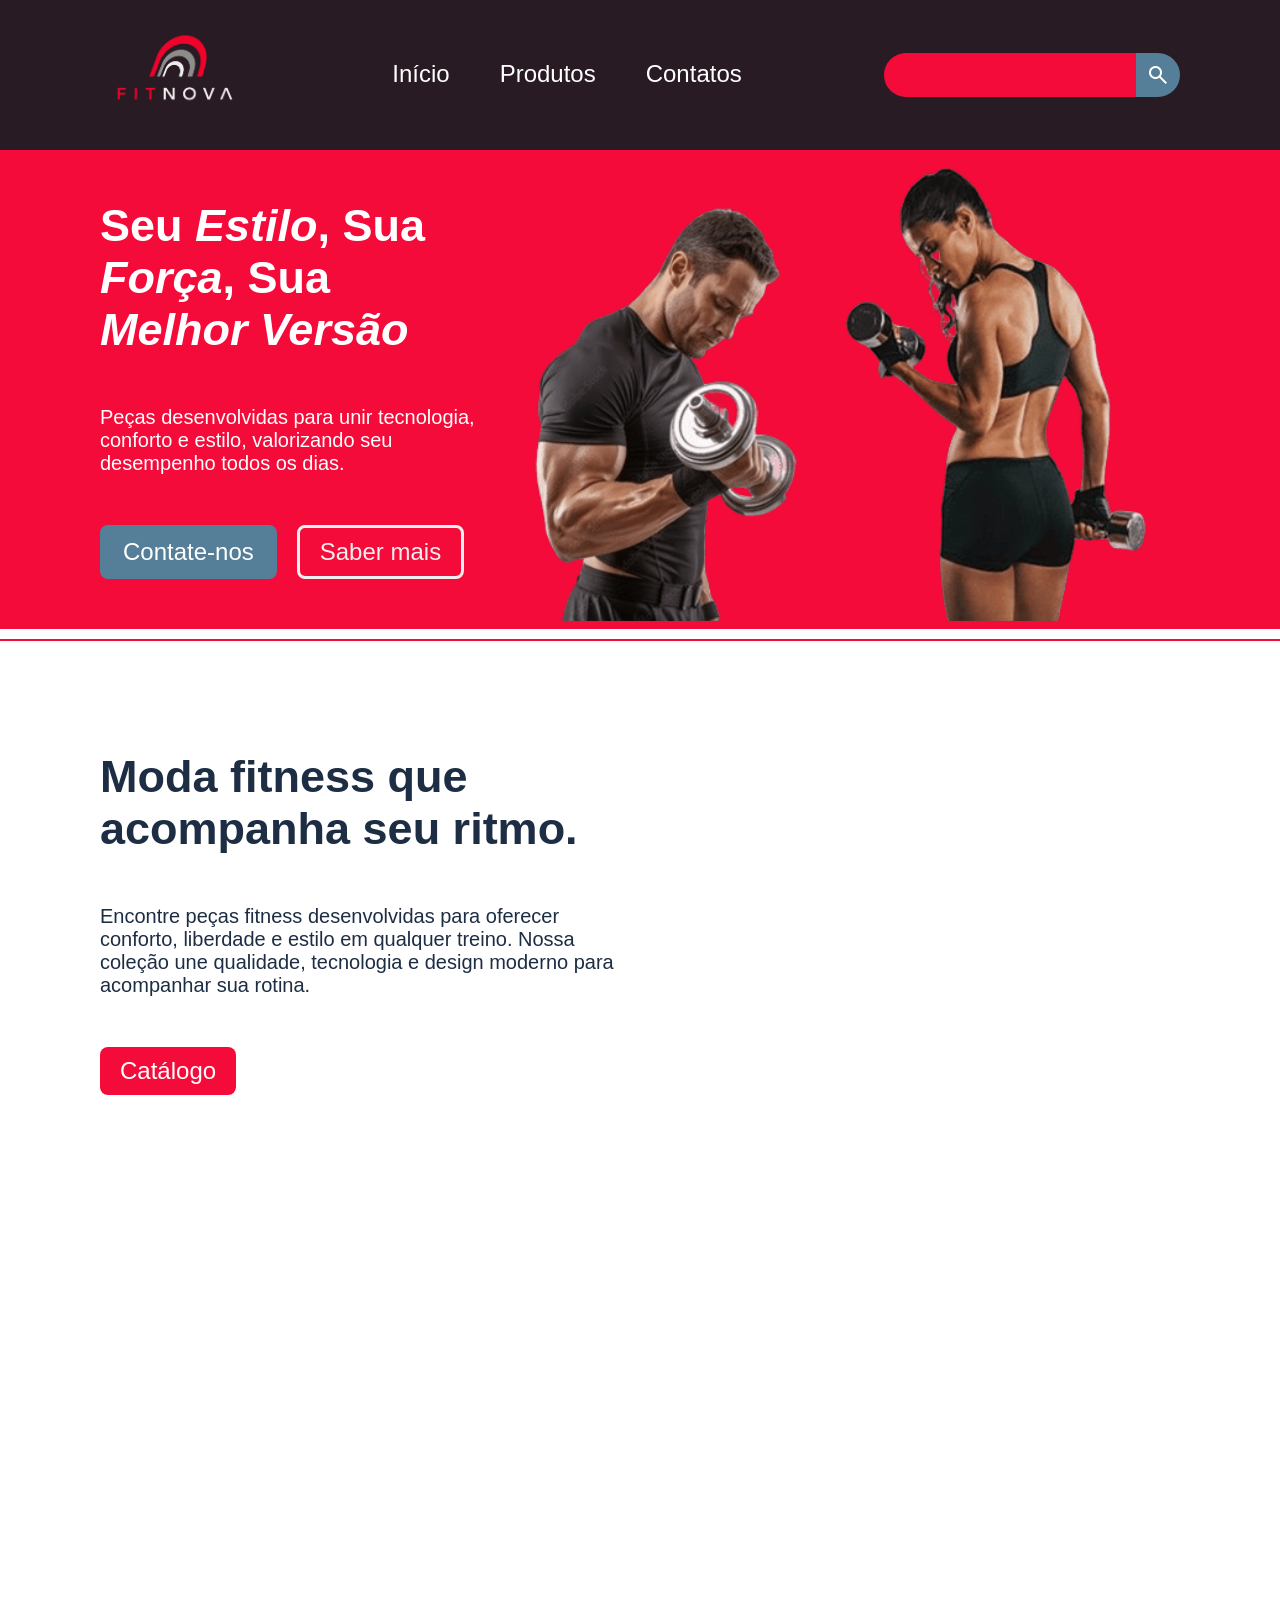
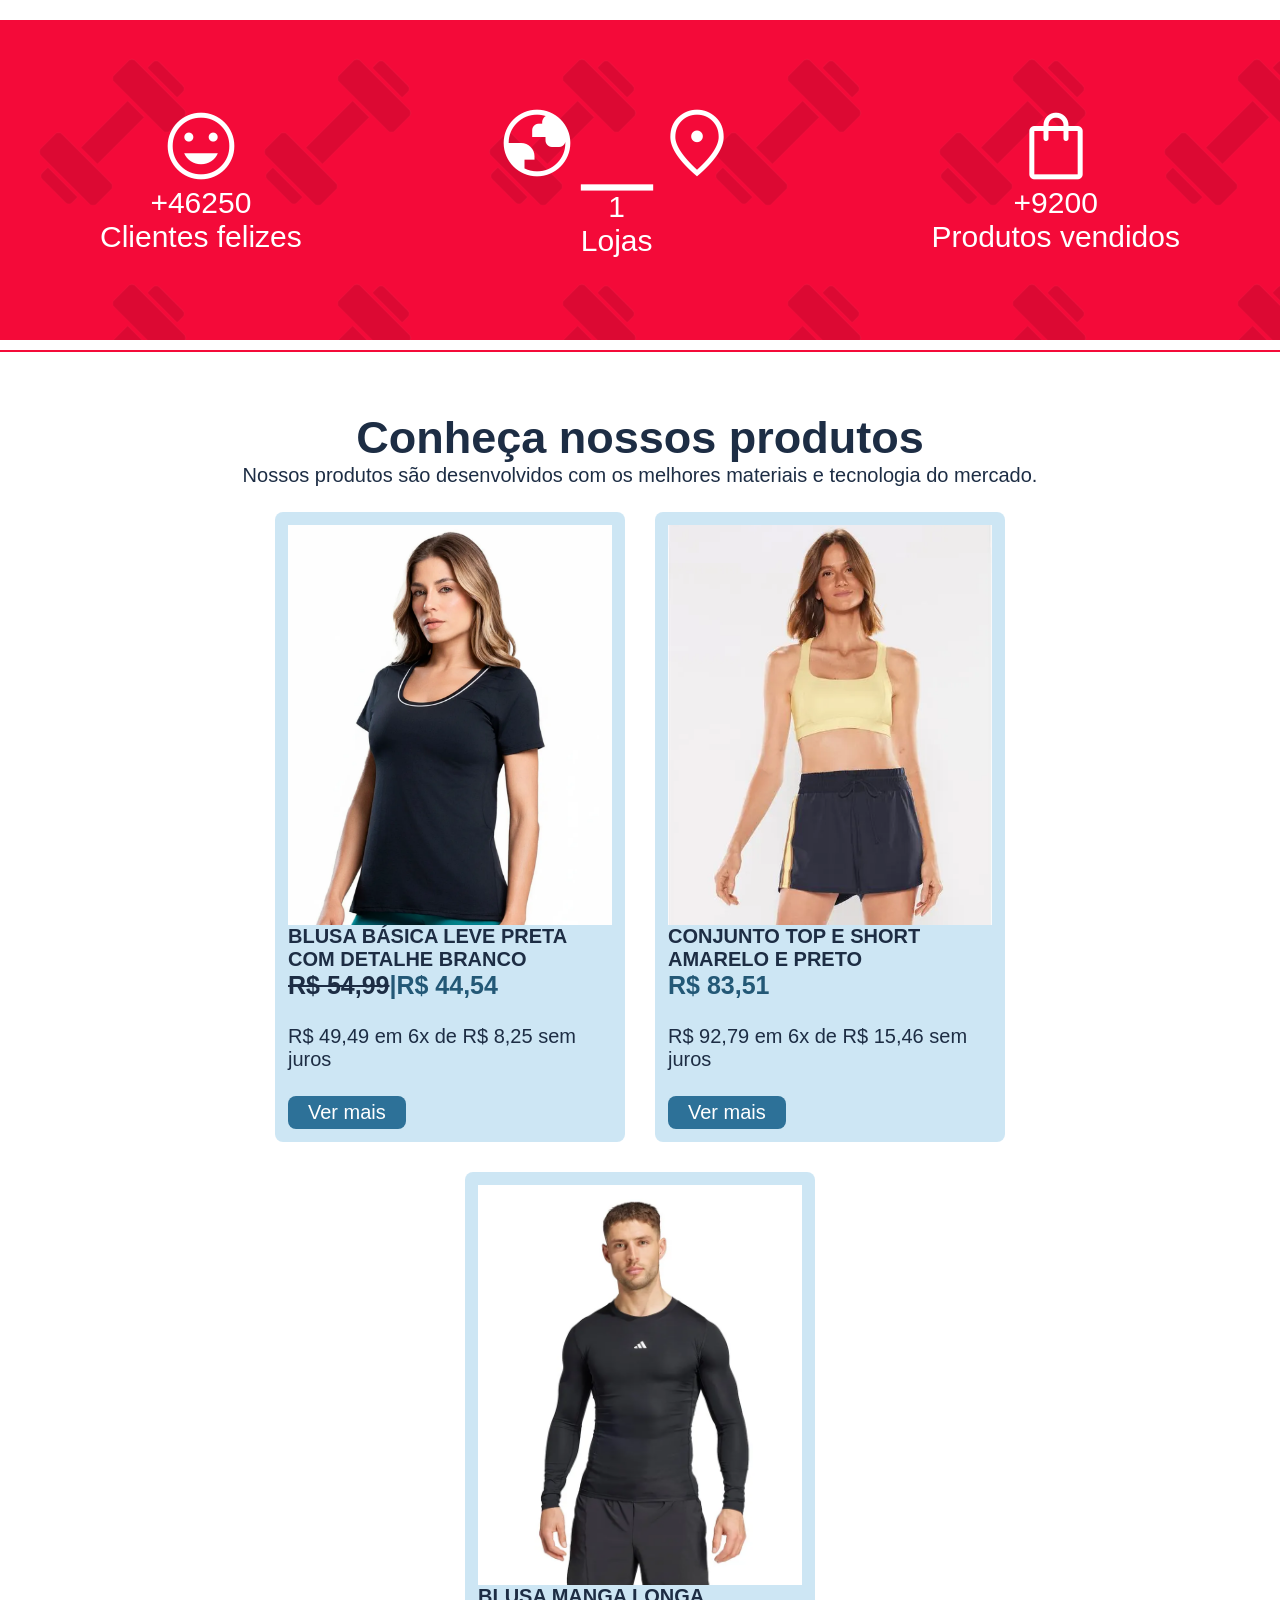
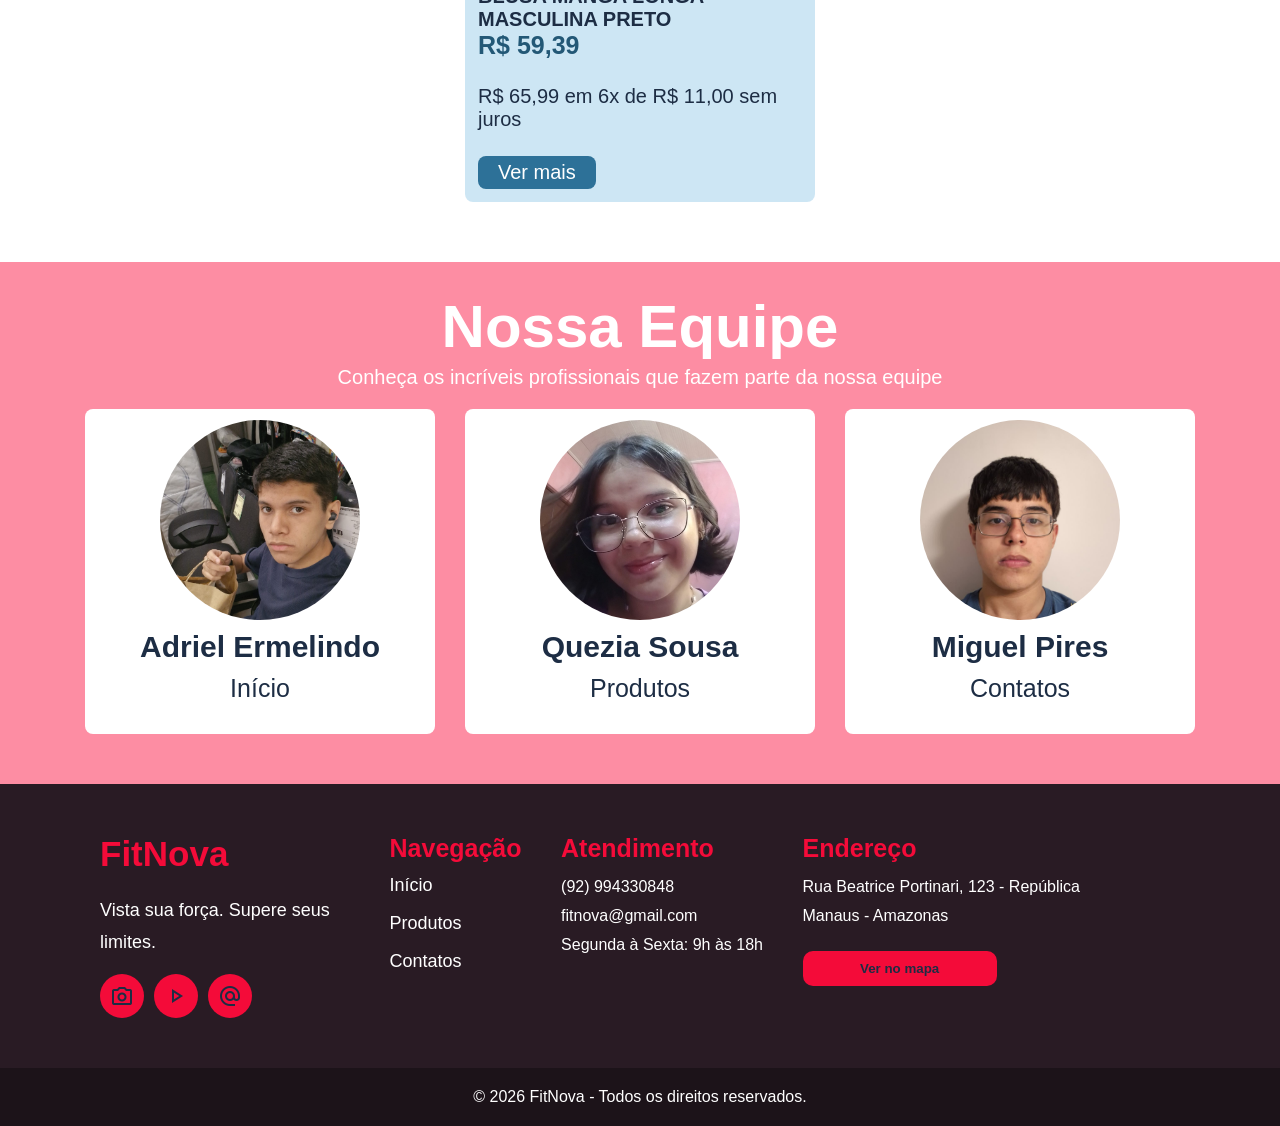
<file: projeto-dw/index.html>
<!DOCTYPE html>
<html lang="pt-br">

<head>
    <meta charset="UTF-8">
    <meta name="viewport" content="width=device-width, initial-scale=1.0">
    <title>FitNova - Início</title>
    <link rel="stylesheet" href="./css/style.css">
    <link rel="shortcut icon" href="./img/logo.png" type="image/x-icon">
    <link href="https://fonts.googleapis.com/css2?family=Material+Symbols+Outlined" rel="stylesheet" />
</head>
<body>
    <!-- HEADER -->
    <header>
        <img id="logo" src="./img/logo.png" alt="">

        <nav>
            <a href="index.html">Início</a>
            <a href="pages/produtos.html">Produtos</a>
            <a href="pages/contatos.html">Contatos</a>
        </nav>

        <div id="search">
            <input type="text">
            <span class="material-symbols-outlined">search</span>
        </div>
    </header>

    <main>
    
    <!-- CAPA -->
    <div id="capa">
        <div id="texto">
            <h1>Seu <i>Estilo</i>, Sua <i>Força</i>, Sua <i>Melhor Versão</i></h1>
            <p>Peças desenvolvidas para unir tecnologia, conforto e estilo, valorizando seu desempenho todos os dias.</p>
            <div id="botoes">
                <a href="pages/contatos.html"><button id="primario">Contate-nos</button></a>
                <a href="pages/produtos.html"><button id="secundario">Saber mais</button></a>
            </div>
        </div>
            <img src="./img/fitness_mulher_invertida.png" alt="">
    </div>

    <hr>

    <!-- CAPA-RITMO -->
    <div id="capa-ritmo">
        <div id="texto">
            <h1>Moda fitness que acompanha seu ritmo.</h1>
            <p>Encontre peças fitness desenvolvidas para oferecer conforto, liberdade e estilo em qualquer treino. Nossa coleção une qualidade, tecnologia e design moderno para acompanhar sua rotina.</p>
            <a href="pages/produtos.html"><button id="primario">Catálogo</button></a>
        </div>
           <iframe width="750" height="415" src="https://www.youtube.com/embed/fL2SoK9XLm0?si=jBTvy7ioZDDmeIkN" title="YouTube video player" frameborder="0" allow="accelerometer; autoplay; clipboard-write; encrypted-media; gyroscope; picture-in-picture; web-share" referrerpolicy="strict-origin-when-cross-origin" allowfullscreen></iframe>
    </div>

    <!-- Histórico -->
    <div id="historico">
        <div class="card-historico">
            <span class="material-symbols-outlined">mood</span>
            <p>+46250</p>
            <p>Clientes felizes</p>
        </div>
        <div class="card-historico">
            <a href="pages/contatos.html"><span class="material-symbols-outlined">globe_location_pin</span></a>
            <p>1</p>
            <p>Lojas</p>
        </div>
        <div class="card-historico"><span class="material-symbols-outlined">shopping_bag</span>
            <p>+9200</p>
            <p>Produtos vendidos</p>
        </div>
    </div>

    <hr>

    <!-- Services -->
    <!-- div#services>div.services-per*3 -->
    <div id="services">
        <h1>Conheça nossos produtos</h1>
        <p>Nossos produtos são desenvolvidos com os melhores materiais e tecnologia do mercado.</p>

        <div id="cards-services">
            <div class="services-produtos">
                <div id="image-services">
                    <div id="image">
                        <img src="./img/roupa1.webp" alt="">
                    </div>
                    <h1>BLUSA BÁSICA LEVE PRETA COM DETALHE BRANCO</h1>
                    <p id="price"><s>R$ 54,99</s>|R$ 44,54</p>
                    <p> R$ 49,49 em 6x de R$ 8,25 sem juros</p>
                    <a href="pages/produtos.html"><button>Ver mais</button></a>
                </div>
            </div>
            <div class="services-produtos">
                <div id="image-services">
                     <div id="image">
                        <img src="./img/roupa2.webp" alt="">
                    </div>
                    <h1>CONJUNTO TOP E SHORT AMARELO E PRETO</h1>
                    <p id="price">R$ 83,51</p>
                    <P>R$ 92,79 em 6x de R$ 15,46 sem juros</p>
                    <a href="pages/produtos.html"><button>Ver mais</button></a>
                </div>
            </div>
            <div class="services-produtos">
                <div id="image-services">
                     <div id="image">
                        <img src="./img/roupa3.webp" alt="">
                    </div>
                    <h1>BLUSA MANGA LONGA MASCULINA PRETO</h1>
                    <p id="price">R$ 59,39</p>
                    <p>R$ 65,99 em 6x de R$ 11,00 sem juros</p>
                    <a href="pages/produtos.html"><button>Ver mais</button></a>
                </div>
            </div>
        </div>
    </div>
        
    <!-- Equipe -->
     <div id="equipe">
        <h1>Nossa Equipe</h1>
        <p>Conheça os incríveis profissionais que fazem parte da nossa equipe</p>
        <div id="cards-equipe">
            <div class="image-equipe">
                <img src="./img/adriel.jpg" alt="">
                <h2>Adriel Ermelindo</h2>
                <p>Início</p>
            </div>            
            <div class="image-equipe">
                <img src="./img/quezia.jpg" alt="">
                <h2>Quezia Sousa</h2>
                <p>Produtos</p>
            </div>
            <div class="image-equipe">
                <img src="./img/miguel.jpg" alt="">
                <h2>Miguel Pires</h2>
                <p>Contatos</p>
            </div>

        </div>
     </div>

     </main>

    <!-- FOOTER -->
    <footer>
        <div id="texto-banner">
            <h1>FitNova</h1>
            <p>Vista sua força. Supere seus limites.</p>
            <div id="button-banner">
                <button><span class="material-symbols-outlined">photo_camera</span></button>
                <button><span class="material-symbols-outlined">play_arrow</span></button>
                <button><span class="material-symbols-outlined">alternate_email</span></button>
            </div>
        </div>

        <div id="menu-footer">
            <h1>Navegação</h1>
            <nav id="footer-nav">
            <a href="index.html">Início</a>
            <a href="pages/produtos.html">Produtos</a>
            <a href="pages/contatos.html">Contatos</a>
            </nav>
            </div>

        <div id="info-banner">
            <h1>Atendimento</h1>
            <p>(92) 994330848</p>
            <p>fitnova@gmail.com</p>
            <p>Segunda à Sexta: 9h às 18h</p>
        </div>

        <div id="local-banner">
            <h1>Endereço</h1>
            <p>Rua Beatrice Portinari, 123 - República</p>
            <p>Manaus - Amazonas</p>
            <a href="pages/contatos.html"><button>Ver no mapa</button></a>
        </div>

    </footer>

    <p id="direitos">© 2026 FitNova - Todos os direitos reservados.</p>

</body>

</html>
</file>
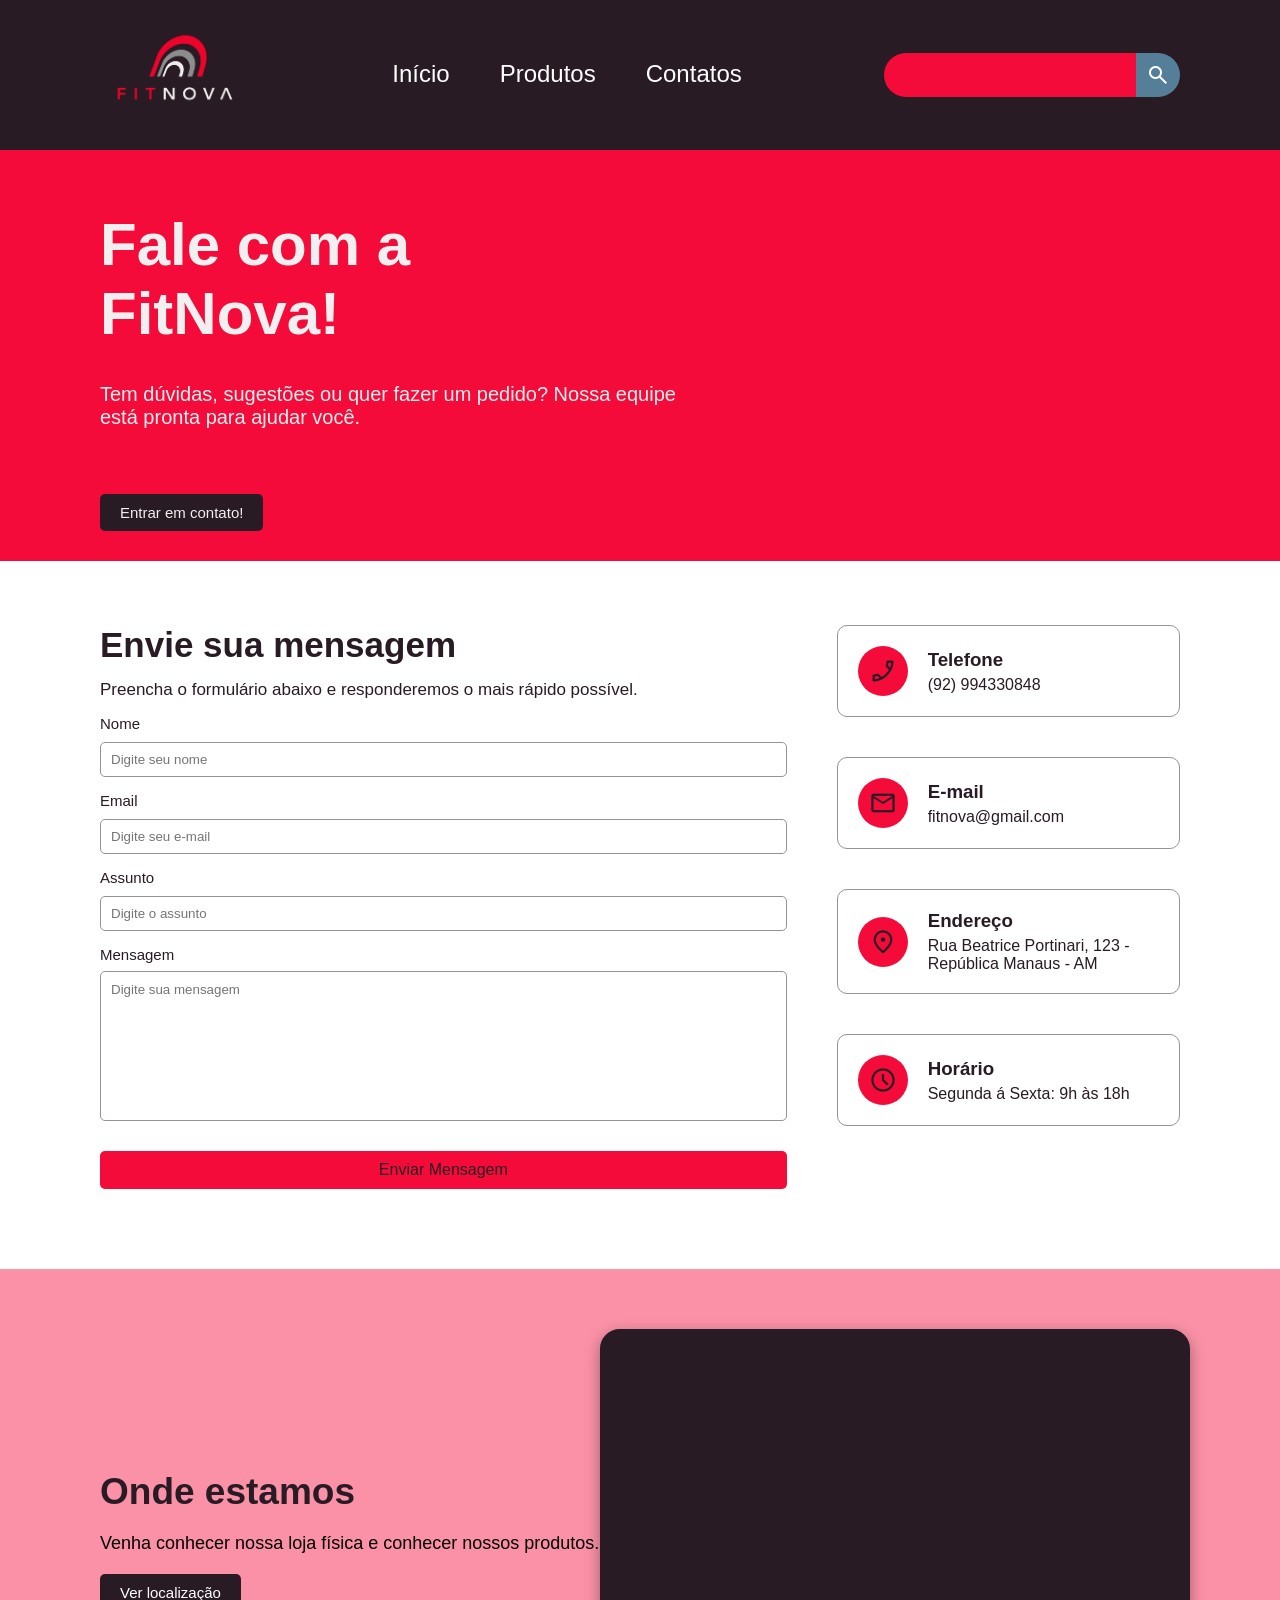
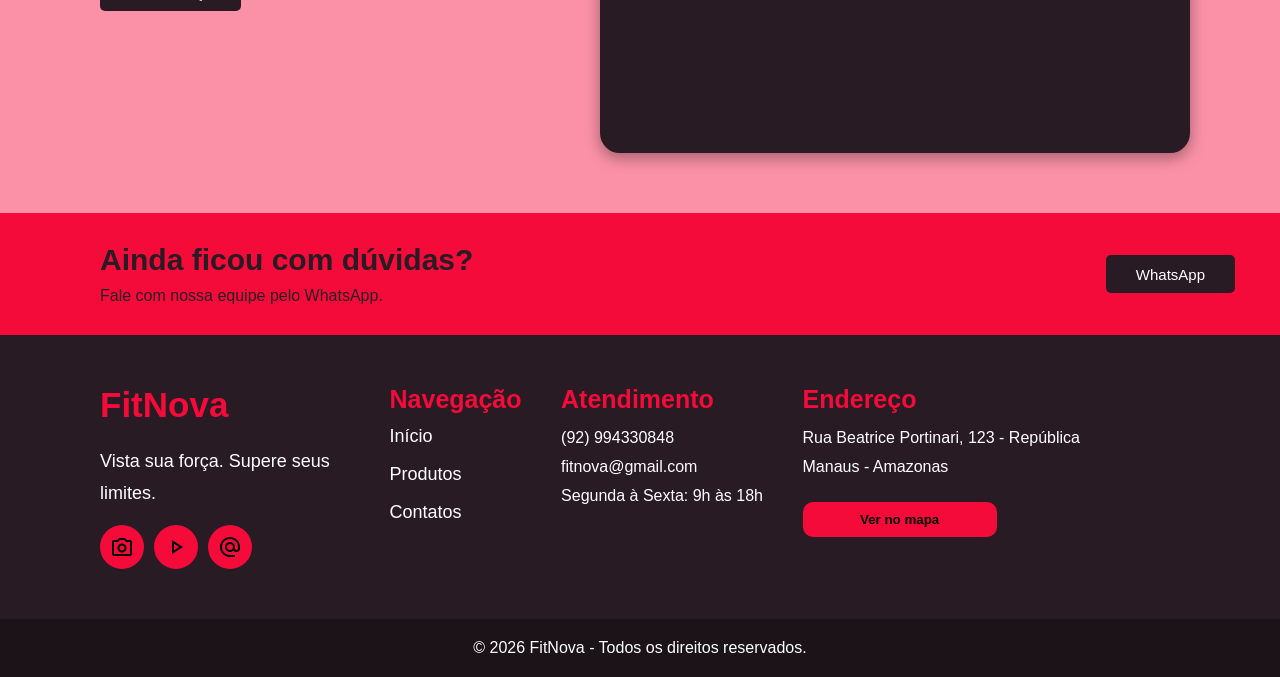
<file: projeto-dw/pages/contatos.html>
<!DOCTYPE html>
<html lang="pt-br">

<head>
    <meta charset="UTF-8">
    <meta name="viewport" content="width=device-width, initial-scale=1.0">
    <link rel="stylesheet" href="../css/contatos.css">
    <link href="https://fonts.googleapis.com/css2?family=Material+Symbols+Outlined" rel="stylesheet" />
    <link rel="icon" href="../img/logo.png" type="image/png">
    <title>FitNova - Contatos</title>
</head>

<body>
    <!-- HEADER -->
    <header>
        <img id="logo" src="../img/logo.png" alt="">

        <nav>
            <a href="../index.html">Início</a>
            <a href="produtos.html">Produtos</a>
            <a href="contatos.html">Contatos</a>
        </nav>

        <div id="search">
            <input type="text">
            <span class="material-symbols-outlined">search</span>
        </div>
    </header>

    <main>
        <!-- CONTATOS -->
        <div id="talk">
            <div id="talk-text">
                <h1>Fale com a FitNova!</h1>
                <p>Tem dúvidas, sugestões ou quer fazer um pedido? Nossa equipe está pronta para ajudar você.</p>
                <button>Entrar em contato!</button>
            </div>
        </div>
        <div id="contato">
            <div id="send">
                <h2>Envie sua mensagem</h2>
                <p>Preencha o formulário abaixo e responderemos o mais rápido possível.</p>
                <label for="name">Nome</label>
                <input type="text" id="name" placeholder="Digite seu nome" name="nome" required>

                <label for="email">Email</label>
                <input type="email" id="email" placeholder="Digite seu e-mail" name="email" required>

                <label for="assunto">Assunto</label>
                <input type="text" id="assunto" placeholder="Digite o assunto" name="assunto" required>

                <label for="mensagem">Mensagem</label>
                <textarea id="mensagem" placeholder="Digite sua mensagem" name="mensagem" required></textarea>

                <button id="botao">Enviar Mensagem</button>
            </div>
            <div id="boxs">
                <div id="box1">
                    <span class="material-symbols-outlined">
                        phone_enabled
                    </span>
                    <div class="texto">
                        <h3>Telefone</h3>
                        <p>(92) 994330848</p>
                    </div>
                </div>

                <div id="box2">
                    <span class="material-symbols-outlined">
                        mail
                    </span>
                    <div class="texto">
                        <h3>E-mail</h3>
                        <p>fitnova@gmail.com</p>
                    </div>
                </div>

                <div id="box3">
                    <span class="material-symbols-outlined">
                        location_on
                    </span>
                    <div class="texto">
                        <h3>Endereço</h3>
                        <p>Rua Beatrice Portinari, 123 - República Manaus - AM</p>
                    </div>
                </div>

                <div id="box4">
                    <span class="material-symbols-outlined">
                        schedule
                    </span>
                    <div class="texto">
                        <h3>Horário</h3>
                        <p>Segunda á Sexta: 9h às 18h</p>
                    </div>
                </div>
            </div>
            <div id="locate">
                <div id="words">
                    <h2>Onde estamos</h2>
                    <p>Venha conhecer nossa loja física e conhecer nossos produtos.</p>
                    <button>Ver localização</button>
                </div>
                <div id="mapa">
                    <iframe src="https://www.google.com/maps/embed?pb=!1m18!1m12!1m3!1d3983.850100429705!2d-59.981870957915184!3d-3.134278840457227!2m3!1f0!2f0!3f0!3m2!1i1024!2i768!4f13.1!3m3!1m2!1s0x926c048737dfc1d1%3A0xbfb1282f0d7b8f1a!2sFunda%C3%A7%C3%A3o%20Matias%20Machline!5e0!3m2!1spt-BR!2sbr!4v1780510244830!5m2!1spt-BR!2sbr"  allowfullscreen></iframe>
                </div>
            </div>
            <div id="duvida">
                <div id="perguntas">
                    <h3>Ainda ficou com dúvidas?</h3>
                    <p>Fale com nossa equipe pelo WhatsApp.</p>
                </div>
                <button>WhatsApp</button>
            </div>

        </div>
        <!-- FOOTER -->
        <footer>
            <div id="texto-banner">
                <h1>FitNova</h1>
                <p>Vista sua força. Supere seus limites.</p>
                <div id="button-banner">
                    <button><span class="material-symbols-outlined">photo_camera</span></button>
                    <button><span class="material-symbols-outlined">play_arrow</span></button>
                    <button><span class="material-symbols-outlined">alternate_email</span></button>
                </div>
            </div>

            <div id="menu-footer">
                <h1>Navegação</h1>
                <nav id="footer-nav">
                    <a href="../index.html">Início</a>
                    <a href="produtos.html">Produtos</a>
                    <a href="contatos.html">Contatos</a>
                </nav>
            </div>

            <div id="info-banner">
                <h1>Atendimento</h1>
                <p>(92) 994330848</p>
                <p>fitnova@gmail.com</p>
                <p>Segunda à Sexta: 9h às 18h</p>
            </div>

            <div id="local-banner">
                <h1>Endereço</h1>
                <p>Rua Beatrice Portinari, 123 - República</p>
                <p>Manaus - Amazonas</p>
                <a href="contatos.html"><button>Ver no mapa</button></a>
            </div>

        </footer>

        <p id="direitos">© 2026 FitNova - Todos os direitos reservados.</p>
</body>

</html>
</file>
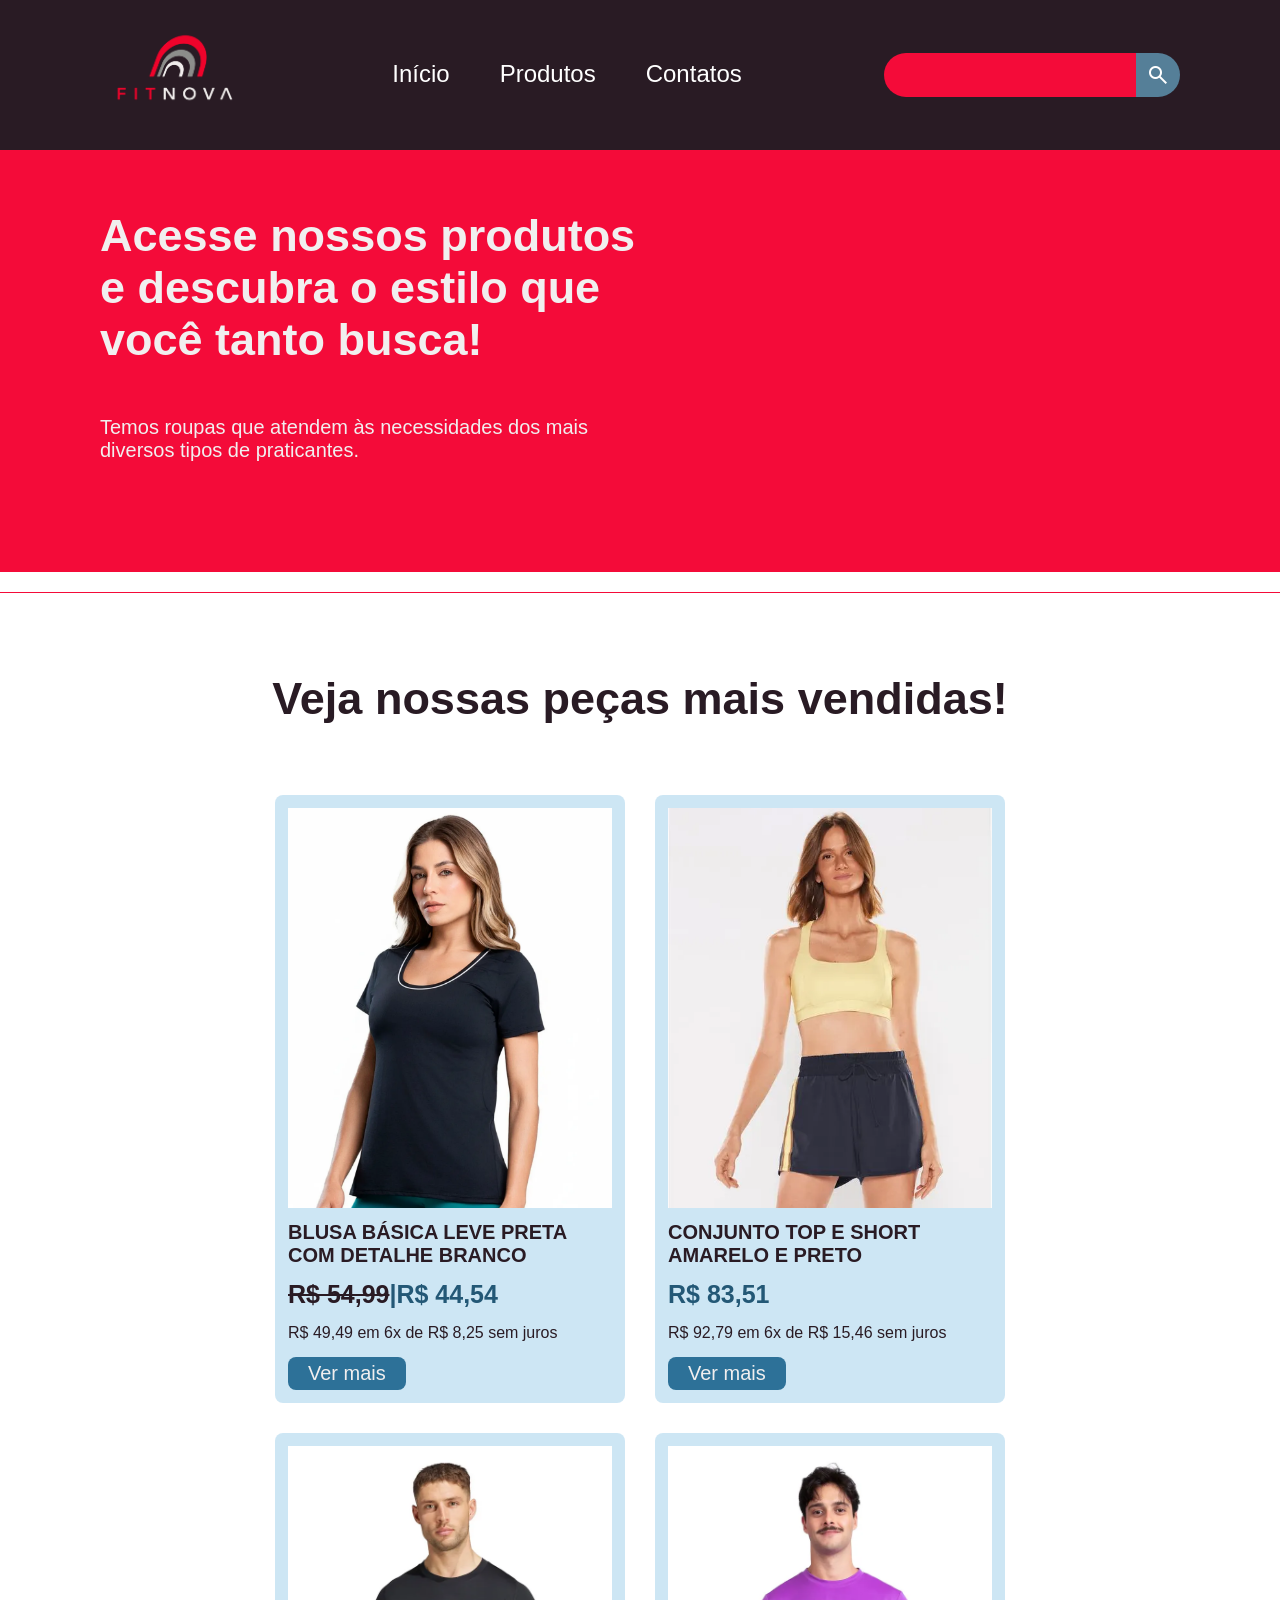
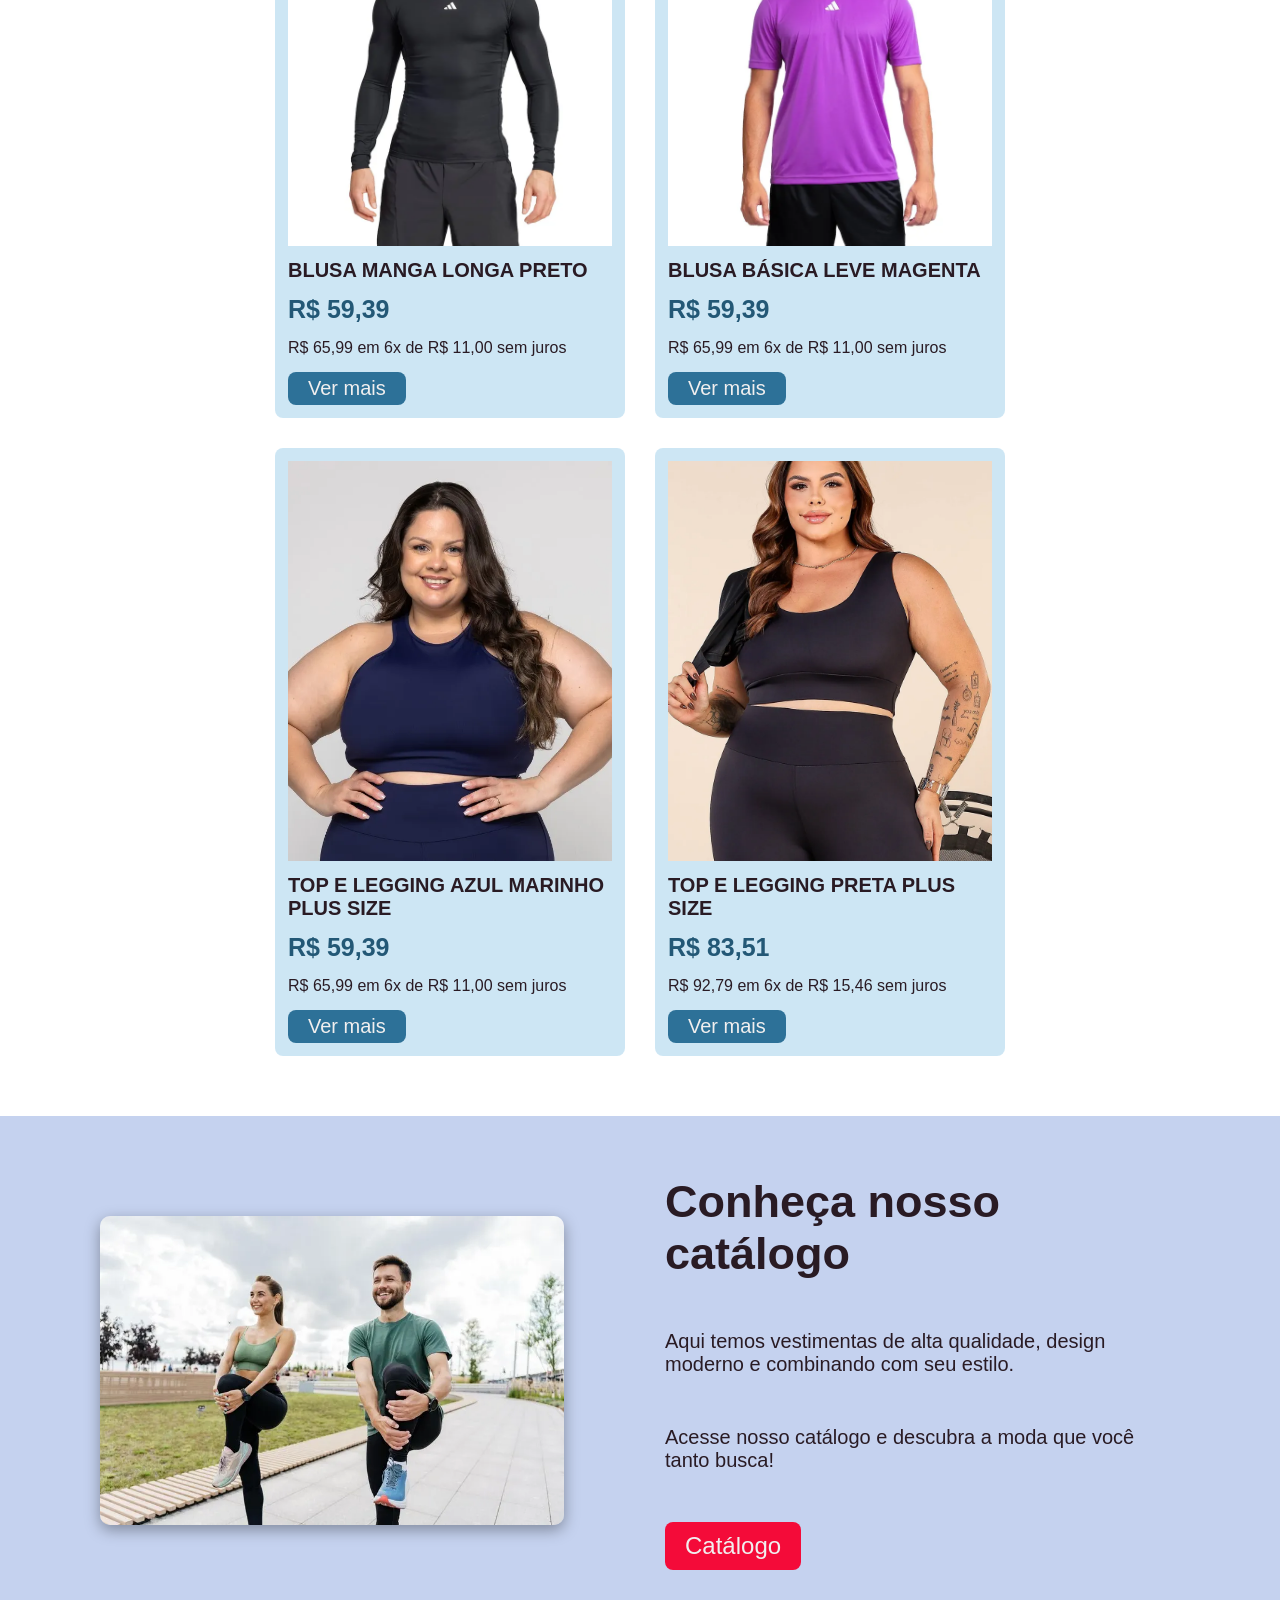
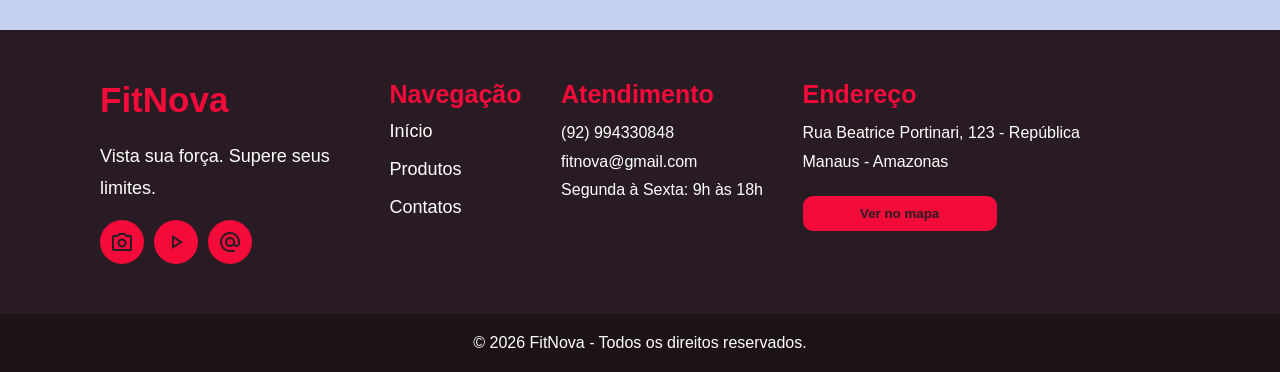
<file: projeto-dw/pages/produtos.html>
<!DOCTYPE html>
<html lang="pt-br">

<head>
    <meta charset="UTF-8">
    <meta name="viewport" content="width=device-width, initial-scale=1.0">
    <title>FitNova - Produtos</title>
    <link rel="stylesheet" href="../css/produtos.css">
    <link rel="shortcut icon" href="../img/logo.png" type="image/x-icon">


    <link href="https://fonts.googleapis.com/css2?family=Material+Symbols+Outlined" rel="stylesheet" />
</head>

<body>
    <!-- HEADER -->
    <header>
        <img id="logo" src="../img/logo.png" alt="">

        <nav>
            <a href="../index.html">Início</a>
            <a href="produtos.html">Produtos</a>
            <a href="contatos.html">Contatos</a>
        </nav>

        <div id="search">
            <input type="text">
            <span class="material-symbols-outlined">search</span>
        </div>
    </header>

    <main>


        <!-- CAPA -->
        <div id="capa">
            <div id="texto">
                <h1>Acesse nossos produtos e descubra o estilo que você tanto busca!</h1>
                <p>Temos roupas que atendem às necessidades dos mais diversos tipos de praticantes.</p>
            </div>
        </div>
        <hr style="border: 0; height: 1px; background: #f40b39; margin: 20px 0;">
        <!--PRODUTOS-->
        <div id="services">
            <h1 id="services-text">Veja nossas peças mais vendidas!</h1>
            <div id="cards-services">
                <div class="services-pet">
                    <div id="image-services">
                        <div id="image">
                            <img src="../img/roupa1.webp" alt="">
                        </div>
                        <h1>BLUSA BÁSICA LEVE PRETA COM DETALHE BRANCO</h1>
                        <p id="price"><s>R$ 54,99</s>|R$ 44,54</p>
                        <p class="preço"> R$ 49,49 em 6x de R$ 8,25 sem juros</p>
                        <button>Ver mais</button>
                    </div>
                </div>
                <div class="services-pet">
                    <div id="image-services">
                        <div id="image">
                            <img src="../img/roupa2.webp" alt="">
                        </div>
                        <h1>CONJUNTO TOP E SHORT AMARELO E PRETO</h1>
                        <p id="price">R$ 83,51</p>
                        <p class="preço">R$ 92,79 em 6x de R$ 15,46 sem juros</p>
                        <button>Ver mais</button>
                    </div>
                </div>
                <div class="services-pet">
                    <div id="image-services">
                        <div id="image">
                            <img src="../img/roupa3.webp" alt="">
                        </div>
                        <h1>BLUSA MANGA LONGA PRETO</h1>
                        <p id="price">R$ 59,39</p>
                        <p class="preço">R$ 65,99 em 6x de R$ 11,00 sem juros</p>
                        <button>Ver mais</button>
                    </div>
                </div>
                <div class="services-pet">
                    <div id="image-services">
                        <div id="image">
                            <img src="../img/roupa4.webp" alt="">
                        </div>
                        <h1>BLUSA BÁSICA LEVE MAGENTA</h1>
                        <p id="price">R$ 59,39</p>
                        <p class="preço">R$ 65,99 em 6x de R$ 11,00 sem juros</p>
                        <button>Ver mais</button>
                    </div>
                </div>
                <div class="services-pet">
                    <div id="image-services">
                        <div id="image">
                            <img src="../img/roupa5.webp" alt="">
                        </div>
                        <h1>TOP E LEGGING AZUL MARINHO PLUS SIZE</h1>
                        <p id="price">R$ 59,39</p>
                        <p class="preço">R$ 65,99 em 6x de R$ 11,00 sem juros</p>
                        <button>Ver mais</button>
                    </div>
                </div>
                <div class="services-pet">
                    <div id="image-services">
                        <div id="image">
                            <img src="../img/roupa6.webp" alt="">
                        </div>
                        <h1>TOP E LEGGING PRETA PLUS SIZE</h1>
                        <p id="price">R$ 83,51</p>
                        <P class="preço">R$ 92,79 em 6x de R$ 15,46 sem juros</p>
                        <button>Ver mais</button>
                    </div>
                </div>
            </div>
        </div>
        <!-- CAPA-IMAGEM -->
        <div id="capa-video">
            <div id="imagem">
                <img src="../img/imageem.webp" alt="">
            </div>
            <div id="texto">
                <h1>Conheça nosso catálogo</h1>
                <p>Aqui temos vestimentas de alta qualidade, design moderno e combinando com seu estilo.</p>
                <p>Acesse nosso catálogo e descubra a moda que você tanto busca!</p>
                <button id="primario">Catálogo</button>
            </div>

        </div>
        <!-- FOOTER -->
        <footer>
            <div id="texto-banner">
                <h1>FitNova</h1>
                <p>Vista sua força. Supere seus limites.</p>
                <div id="button-banner">
                    <button><span class="material-symbols-outlined">photo_camera</span></button>
                    <button><span class="material-symbols-outlined">play_arrow</span></button>
                    <button><span class="material-symbols-outlined">alternate_email</span></button>
                </div>
            </div>

            <div id="menu-footer">
                <h1>Navegação</h1>
                <nav id="footer-nav">
                    <a href="../index.html">Início</a>
                    <a href="produtos.html">Produtos</a>
                    <a href="contatos.html">Contatos</a>
                </nav>
            </div>

            <div id="info-banner">
                <h1>Atendimento</h1>
                <p>(92) 994330848</p>
                <p>fitnova@gmail.com</p>
                <p>Segunda à Sexta: 9h às 18h</p>
            </div>

            <div id="local-banner">
                <h1>Endereço</h1>
                <p>Rua Beatrice Portinari, 123 - República</p>
                <p>Manaus - Amazonas</p>
                <a href="contatos.html"><button>Ver no mapa</button></a>
            </div>

        </footer>

        <p id="direitos">© 2026 FitNova - Todos os direitos reservados.</p>

</body>

</html>
</file>
<file: projeto-dw/css/style.css>
*{
    margin: 0;
    padding: 0;
    border: 0;
    font-family: Verdana, Geneva, Tahoma, sans-serif;
    box-sizing: border-box;
    color: #1D2D44;
}

/* HEADER */

header{
    background-color: #291b24;
    display: flex;
    flex-direction: row;
    justify-content: space-between;
    align-items: center;
    padding: 0 100px;
}

#logo{
    width: 150px;
}

nav{
    display: flex;
    gap: 10px; 
}

nav a{
    color: #fff;
    text-decoration: none;
    font-size: 24px;
    padding: 5px 20px;
    border-bottom: solid 3px transparent;
}

header a:hover{
    border-bottom: solid 3px #f40b39;
    transition: border 0.7s ease;
}

#search{
    display: flex;

}

#search input{
    background-color: #f40b39;
    font-size: 18px;
    padding: 10px;
    color: #000;
    outline: none;
    border-radius: 40px 0px 0px 40px;
    width: 100%;
}

#search input:focus{
    box-shadow: rgba(50, 50, 93, 0.25) 0px 6px 12px -2px, rgba(0, 0, 0, 0.3) 0px 3px 7px -3px;
}

#search span{
    background-color: #557f98;
    color: #fff;
    padding: 10px;
    cursor: pointer;
    border-radius: 0px 40px 40px 0px;
}

#search span:hover{
    box-shadow: rgba(0, 0, 0, 0.17) 0px -23px 25px 0px inset, rgba(0, 0, 0, 0.15) 0px -36px 30px 0px inset, rgba(0, 0, 0, 0.1) 0px -79px 40px 0px inset, rgba(0, 0, 0, 0.06) 0px 2px 1px, rgba(0, 0, 0, 0.09) 0px 4px 2px, rgba(0, 0, 0, 0.09) 0px 8px 4px, rgba(0, 0, 0, 0.09) 0px 16px 8px, rgba(0, 0, 0, 0.09) 0px 32px 16px;
}

/* CAPA */

#capa{
    background-color: #f40b39;
    padding: 0px 100px 0px 100px;
    display: flex;
    align-items: center;
    gap: 50px;
}

#texto{
    width: 50%;
}

#texto h1{
    color: #fff;
    font-size: 45px;
    margin: 50px 0px 50px 0px;
}

#texto i{
    color: #fff;
}

#texto p{
    color: #fff;
    font-size: 20px;
    margin-bottom: 50px;
}
#botoes{
    display: flex;
    gap: 20px;
    margin-bottom: 50px;
}

#primario{
    background-color: #557f98;
    color: #fff;
    font-size: 24px;
    padding: 10px 20px;
    border-radius: 8px;
    cursor: pointer;
    border: solid 3px #557f98;
}

#primario:hover{
    background-color: #3c596a;
    border: solid 3px #3c596a;
    transition: all 0.5s ease;
}

#secundario{
    background-color: transparent;
    color: #f1efef;
    font-size: 24px;
    padding: 10px 20px;
    border-radius: 8px;
    cursor: pointer;
    border: solid 3px #f1efef;
}

#secundario:hover{
    background-color: #f1efef;
    border: solid 3px #dedede;
    color: #1D2D44;
    transition: all 0.5s ease;
}

#capa img{
    width: 80%;
    display: flex;
    min-width: 60%;

}

hr{
    margin-top: 10px;
    border: solid 1px #f40b39;
    background-color: #f40b39;
}

/* CAPA-RITMO */

#capa-ritmo{
    background-color: #ffffff;
    padding: 60px 100px;
    display: flex;
    align-items: center;
    flex-wrap: wrap;
    gap: 50px;
}

#capa-ritmo #texto h1{
    color: #1D2D44;
}

#capa-ritmo #texto p{
    color: #1D2D44;
}

#capa-ritmo #primario{
    background-color: #f40b39;
    border: #f40b39;
}

#capa-ritmo #primario:hover{
    cursor: pointer;
    box-shadow: rgba(0, 0, 0, 0.15) 1.95px 1.95px 2.6px;
    transition: all 0.5s ease;
    background-color: #f40b39;
}

#historico{
    background-color: #f40b39;
    padding: 60px 100px;
    display: flex;
    gap: 40px;
    justify-content: space-between;
    align-items: center;
    /* Coloca um fundo feito de imagens */
    background-image: url("../img/pesotrans.png");
    position: relative;
}

#historico::before{
    /* define o nível, o plano de um elemento, a camada do elemento */
    z-index: 1;
    background-color:  rgba(244, 11, 57, 0.9);
    content:'';
    position: absolute;
    top: 0;
    left: 0;
    width: 100%;
    height: 100%;
}

#historico .card-historico{
    font-size: 30px;
    text-align: center;
    height: 200px;
    color: white;
    display: flex;
    flex-direction: column;
    justify-content: center;
    align-items: center;
    z-index: 2;
}

#historico .card-historico p{
    color: white;
}

#historico .card-historico span{
    color: white;
    font-size: 80px;
}

#services{
    padding: 60px 100px;
    text-align: center;
}

#services h1{
    font-size: 45px;
}

#services p{
    font-size: 20px;
    margin-bottom: 25px;
}

#cards-services{
    display: flex;
    justify-content: center;
    align-items: center;
    gap: 30px;
    flex-wrap: wrap;
}

.services-produtos:hover{
    box-shadow: rgba(0, 0, 0, 0.15) 1.95px 1.95px 2.6px;
    transition: all 0.5s ease;
    border: solid 3px #f40b39;
    transform: translateY(-10px);
}

.services-produtos{
    background-color: #9fceea84;
    border-radius: 8px;
    width: 350px;
    text-align: left;
    padding: 10px;
    border: solid 3px transparent;
}

#cards-services .services-produtos h1{
    font-size: 20px;
}

#cards-services .services-produtos #price{
    font-size: 25px;
    font-weight: bold;
    color: #235876;
}

#cards-services .services-produtos button{
    background-color: #2d7198;
    font-size: 20px;
    padding: 5px 20px;
    border-radius: 8px;
    color: white;
}

#cards-services .services-produtos button:hover{
    cursor: pointer;
    box-shadow: rgba(0, 0, 0, 0.15) 1.95px 1.95px 2.6px;
    transition: all 0.5s ease;
    background-color: #3c596a;
}

#image{
    overflow: hidden;
    height: 400px;
}

/* A propria imagem */
#image img{
    width: 100%;
    height: 100%;
    object-fit: cover;
    object-position: center;
}

/* EQUIPE */
#equipe{
    background-color: #FD8DA3;
    display: flex;
    flex-direction: column;
    align-items: center;
}
#equipe h1{
    font-size: 60px;
    margin-top: 30px;
    margin-bottom: 5px;
    color: #fff;
    font-weight: bold;
}

#equipe p{
    font-size: 20px;
    color: #fff;
    margin-bottom: 20px;
}

#cards-equipe{
    display: flex;
    flex-wrap: wrap;
    gap: 30px;
    margin-bottom: 50px;
        justify-content: center;

}

#cards-equipe .image-equipe{
    display: flex;
    flex-direction: column;
    align-items: center;
    background-color: white;
    padding: 8px;
    gap: 10px;
    width: 350px;
    border-radius: 8px;
    border: solid 3px transparent;
}

#cards-equipe .image-equipe:hover{
    cursor: pointer;
    box-shadow: rgba(0, 0, 0, 0.15) 1.95px 1.95px 2.6px;
    transition: all 0.5s ease;
    border: solid 3px #f40b39;
    transform: translateY(-10px);
}

#cards-equipe .image-equipe p{
    color: #1D2D44;
    text-align: center;
    font-size: 25px;
}

#cards-equipe .image-equipe h2{
    color: #1D2D44;
    font-size: 30px;
}

#cards-equipe .image-equipe img{
    width: 200px;
    height: 200px;
    border-radius: 50%;
    object-fit: cover;
    object-position: center;
}

/* FOOTER */

footer{
    background-color: #291b24;
    display: flex;
    padding: 50px 100px;
    justify-content: space-between;
    flex-wrap: wrap;
}

footer h1{
    color: #f40b39;
    font-size: 25px;
    margin-bottom: 10px;
}

footer p{
    color: white;
    line-height: 1.8;
}

footer button:hover{
    cursor: pointer;
    box-shadow: rgba(0, 0, 0, 0.35) 0px 5px 15px;
    transition: all 0.5s ease;
    background-color: #c20829;
}

#texto-banner{
    display: flex;
    flex-direction: column;
    width: 250px;
}

#texto-banner h1{
    color: #f40b39;
    font-size: 35px;
    margin-bottom: 20px;
}

#texto-banner p{
    color: white;
    font-size: 18px;
    margin-bottom:15px;
    line-height: 1.8;
}

#button-banner{
    display: flex;
    gap: 10px;
    flex-wrap: wrap;
}

#button-banner button{
    padding: 10px;
    background-color: #f40b39;
    border-radius: 50%;
    display: flex;
}

#footer-nav{
    display: flex;
    flex-direction: column;
}

#footer-nav a{
    text-decoration: none;
    color: white;
    font-size: 18px;
    line-height: 1.4;
    padding: 0px;
}

#footer-nav a:hover{
    border-bottom: solid 3px #f40b39;
    transition: border 0.7s ease;
    width: 80px;
}

#local-banner{
    display: flex;
    flex-direction: column;
    padding: 0px 100px 0px 0px;
}

#local-banner button{
    padding: 10px;
    background-color: #f40b39;
    border-radius: 10px;
    width: 70%;
    margin-top: 20px;
    font-weight: bold;
}



#direitos{
    background-color: #1c1319;
    padding: 20px 100px;
    color: white;
    text-align: center;
}
</file>
<file: projeto-dw/css/contatos.css>
*{
    margin: 0;
    padding: 0;
    border: 0;
    font-family: Verdana, Geneva, Tahoma, sans-serif;
    box-sizing: border-box;
}

/* HEADER */

header{
    background-color: #291b24;
    display: flex;
    flex-direction: row;
    justify-content: space-between;
    align-items: center;
    padding: 0 100px;
}

#logo{
    width: 150px;
}

nav{
    display: flex;
    gap: 10px; 
}

nav a{
    color: #fff;
    text-decoration: none;
    font-size: 24px;
    padding: 5px 20px;
    border-bottom: solid 3px transparent;
}

header a:hover{
    border-bottom: solid 3px #f40b39;
    transition: border 0.7s ease;
}

#search{
    display: flex;

}

#search input{
    background-color: #f40b39;
    font-size: 18px;
    padding: 10px;
    color: #000;
    outline: none;
    border-radius: 40px 0px 0px 40px;
    width: 100%;
}

#search input:focus{
    box-shadow: rgba(50, 50, 93, 0.25) 0px 6px 12px -2px, rgba(0, 0, 0, 0.3) 0px 3px 7px -3px;
}

#search span{
    background-color: #557f98;
    color: #fff;
    padding: 10px;
    cursor: pointer;
    border-radius: 0px 40px 40px 0px;
}

#search span:hover{
    box-shadow: rgba(0, 0, 0, 0.17) 0px -23px 25px 0px inset, rgba(0, 0, 0, 0.15) 0px -36px 30px 0px inset, rgba(0, 0, 0, 0.1) 0px -79px 40px 0px inset, rgba(0, 0, 0, 0.06) 0px 2px 1px, rgba(0, 0, 0, 0.09) 0px 4px 2px, rgba(0, 0, 0, 0.09) 0px 8px 4px, rgba(0, 0, 0, 0.09) 0px 16px 8px, rgba(0, 0, 0, 0.09) 0px 32px 16px;
}

/* CONTATOS */
#talk{
    display: flex;
    flex-wrap: wrap;
    background-color: #f40b39;
}

#talk #talk-text{
    margin-left: 100px;
    margin-top: 60px;
    width: 100%;
    
}

#talk h1{
    margin-bottom: 35px;
    font-size: 60px;
    width: 500px;
    color: #f1efef;
}
#talk p{
    width: 580px;
    font-size: 20px;
    margin-bottom: 35px;
    color: #f1efef;
}
#talk button{
    margin-top: 30px;
    margin-bottom: 30px;
    font-size: 15px;
    background-color: #291b24;
    padding: 10px 20px;
    border-radius: 5px;
    cursor: pointer;
    outline: none;
    color: #f1efef;
}
#talk button:hover{
    background-color: #120c0f;
    transition: all 0.5s ease;
    cursor: pointer;
    box-shadow: rgba(0, 0, 0, 0.35) 0px 5px 15px;
}

#contato{
    margin-top: 5%;
    display: flex;
    flex-wrap: wrap;
}

#send{
    flex: 2;
    margin-left: 100px;
    margin-right: 50px;
    margin-bottom: 80px;
}
#send h2{
    font-size: 35px;
    margin-bottom: 15px;
    color: #291b24;
}
#send p{
    font-size: 17px;
    margin-bottom: 15px;
    color: #291b24;
}
#send label{
    display: block;
    font-size: 15px;
    margin-top: 15px;
    margin-bottom: 8px;
    color: #291b24;
}
#name, #email, #assunto{
    border: #949494 solid 1px ;
    border-radius: 5px;
    height: 35px;
    width: 100%;
    padding: 10px;
    display: block;
    outline: none;
    margin: 10px 0px;
}
#mensagem{
    display: block;
    border: 1px solid #949494;
    border-radius: 5px;
    width: 100%;
    height: 150px;
    padding: 10px;
    margin-top: 0;
    margin-bottom: 30px;
    resize: none;
    outline: none;
}
#botao{
    width: 700px;
    background-color: #f40b39;
    font-size: 16px;
    padding: 10px 20px;
    border-radius: 5px;
    cursor: pointer;
    outline: none;
    color: #291b24;
    width: 100%;
}

#botao:hover{
    cursor: pointer;
    box-shadow: rgba(0, 0, 0, 0.35) 0px 5px 15px;
    transition: all 0.5s ease;
    background-color: #c20829;
}

#boxs{
    flex: 1;
    display: flex;
    flex-direction: column;
    gap: 20px;
    margin-right: 100px;
    width: 100%;
    height: auto;
    
}
#box1,#box2,#box3,#box4{
    display: flex;
    align-items: center;
    gap: 20px;
    border: 1px solid #949494; 
    border-radius: 10px; 
    padding: 20px;
    margin-bottom: 20px;
    background-color: #fff;

}
#box1 span,#box2 span,#box3 span,#box4 span{
    width: 50px;
    height: 50px;
    min-width: 50px;
    display: flex;
    justify-content: center;
    align-items: center;
    background-color: #f40b39;
    border-radius: 50%;
    font-size: 28px;
    color: #291b24;
}
.texto{
    display: flex;
    flex-direction: column;
}
.texto h3{
    margin-bottom: 5px;
    color: #291b24;
}
.texto p{
    color: #291b24;
}

#locate{
    display: flex;
    align-items: center;
    flex-wrap: wrap;
    width: 100%;
    padding-right: 90px;
    padding-top: 60px;
    padding-bottom: 60px;
    background-color: #f40b3a72;
}
#words{
    flex: 1 ;
    margin-left: 100px;
    display: block;
}
#words h2{
    color: #291b24;
    font-size: 37px;
    margin-bottom: 20px;
}
#words p{
    font-size: 18px;
    width: 500px;
    margin-bottom: 20px;
}
#words button{
    background-color: #291b24;
    padding:10px 20px ;
    border-radius: 5px;
    font-size: 15px;
    cursor: pointer;
    color: #fff;
    outline: none;
}
#words button:hover{
    background-color: #120c0f;
    transition: all 0.5s ease;
    cursor: pointer;
    box-shadow: rgba(0, 0, 0, 0.35) 0px 5px 15px;
}
#mapa{
    flex: 3;
    border: solid 10px #291b24;
    border-radius: 20px;
    background-color: #291b24;
    box-shadow: rgba(0, 0, 0, 0.35) 0px 5px 15px;
}
#mapa iframe{
    width: 100%;
    height: 400px;
    border-radius: 20px;
}

#duvida{
    background-color: #f40b39;
    width: 100%;
    height: auto;
    display: flex;
    padding-left: 100px;
    flex-wrap: wrap;
    justify-content: space-between;
}
#perguntas{
    margin: 30px 0px;
}
#perguntas h3{
    color: #291b24;
    font-size: 30px;
    margin-bottom: 10px;
}
#perguntas p{
    color: #291b24;
    font-size: 16px;
}
#duvida button{
    font-size: 15px;
    margin: 42px 45px;
    padding: 1px 30px;
    border-radius: 5px;
    background-color: #291b24;
    color: #fff;
    cursor: pointer;
    outline: none;
}
#duvida button:hover{
    background-color: #120c0f;
    transition: all 0.5s ease;
    cursor: pointer;
    box-shadow: rgba(0, 0, 0, 0.35) 0px 5px 15px;
}


/* FOOTER */

footer{
    background-color: #291b24;
    display: flex;
    padding: 50px 100px;
    justify-content: space-between;
    flex-wrap: wrap;
}

footer h1{
    color: #f40b39;
    font-size: 25px;
    margin-bottom: 10px;
}

footer p{
    color: white;
    line-height: 1.8;
}

footer button:hover{
    cursor: pointer;
    box-shadow: rgba(0, 0, 0, 0.35) 0px 5px 15px;
    transition: all 0.5s ease;
    background-color: #c20829;
}

#texto-banner{
    display: flex;
    flex-direction: column;
    width: 250px;
}

#texto-banner h1{
    color: #f40b39;
    font-size: 35px;
    margin-bottom: 20px;
}

#texto-banner p{
    color: white;
    font-size: 18px;
    margin-bottom:15px;
    line-height: 1.8;
}

#button-banner{
    display: flex;
    gap: 10px;
    flex-wrap: wrap;
}

#button-banner button{
    padding: 10px;
    background-color: #f40b39;
    border-radius: 50%;
    display: flex;
}

#footer-nav{
    display: flex;
    flex-direction: column;
}

#footer-nav a{
    text-decoration: none;
    color: white;
    font-size: 18px;
    line-height: 1.4;
    padding: 0px;
}

#footer-nav a:hover{
    border-bottom: solid 3px #f40b39;
    transition: border 0.7s ease;
    width: 80px;
}

#local-banner{
    display: flex;
    flex-direction: column;
    padding: 0px 100px 0px 0px;
}

#local-banner button{
    padding: 10px;
    background-color: #f40b39;
    border-radius: 10px;
    width: 70%;
    margin-top: 20px;
    font-weight: bold;
}



#direitos{
    background-color: #1c1319;
    padding: 20px 100px;
    color: white;
    text-align: center;
}
</file>
<file: projeto-dw/css/produtos.css>
*{
    margin: 0;
    padding: 0;
    border: 0;
    font-family: Verdana, Geneva, Tahoma, sans-serif;
    box-sizing: border-box;
    color: #291b24;
}

/* HEADER */

header{
    background-color: #291b24;
    display: flex;
    flex-direction: row;
    justify-content: space-between;
    align-items: center;
    padding: 0 100px;
}

#logo{
    width: 150px;
}

nav{
    display: flex;
    gap: 10px; 
}

nav a{
    color: #fff;
    text-decoration: none;
    font-size: 24px;
    padding: 5px 20px;
    border-bottom: solid 3px transparent;
}

header a:hover{
    border-bottom: solid 3px #f40b39;
    transition: border 0.7s ease;
}

#search{
    display: flex;

}

#search input{
    background-color: #f40b39;
    font-size: 18px;
    padding: 10px;
    color: #000;
    outline: none;
    border-radius: 40px 0px 0px 40px;
    width: 100%;
}

#search input:focus{
    box-shadow: rgba(50, 50, 93, 0.25) 0px 6px 12px -2px, rgba(0, 0, 0, 0.3) 0px 3px 7px -3px;
}

#search span{
    background-color: #557f98;
    color: #fff;
    padding: 10px;
    cursor: pointer;
    border-radius: 0px 40px 40px 0px;
}

#search span:hover{
    box-shadow: rgba(0, 0, 0, 0.17) 0px -23px 25px 0px inset, rgba(0, 0, 0, 0.15) 0px -36px 30px 0px inset, rgba(0, 0, 0, 0.1) 0px -79px 40px 0px inset, rgba(0, 0, 0, 0.06) 0px 2px 1px, rgba(0, 0, 0, 0.09) 0px 4px 2px, rgba(0, 0, 0, 0.09) 0px 8px 4px, rgba(0, 0, 0, 0.09) 0px 16px 8px, rgba(0, 0, 0, 0.09) 0px 32px 16px;
}
#capa{
    background-color: #F40B39;
    padding: 60px 100px;
    display: flex;
    align-items: center;
    gap: 50px;
}

#texto{
    width: 50%;
}

#texto h1{
    color: #f1efef;
    font-size: 45px;
    margin-bottom: 50px;
}

#texto p{
    color: #f1efef;
    font-size: 20px;
    margin-bottom: 50px;
}
#botoes{
    display: flex;
    gap: 20px;
}

#primario{
    background-color: #557f98;
    color: #f1efef;
    font-size: 24px;
    padding: 10px 20px;
    border-radius: 8px;
    cursor: pointer;
    border: solid 3px #557f98;
}

#primario:hover{
    background-color: #62a2c7;
    border: solid 3px #62a2c7;
    transition: all 0.5s ease;
}

#imagem{
    width: 50%;
}

#imagem img{
    width: 90%;
    border-radius: 10px;
    box-shadow: rgba(0, 0, 0, 0.35) 0px 5px 15px;
}

#capa-video{
    background-color: #3c68c84c;
    padding: 60px 100px;
    display: flex;
    align-items: center;
    gap: 50px;
}

#capa-video #texto h1{
    color: #291b24;
}

#capa-video #texto p{
    color: #291b24;
}

#capa-video #primario{
    background-color: #f40b39;
    border: #f40b39;
    outline: none;
}

#capa-video #primario:hover{
    cursor: pointer;
    box-shadow: rgba(0, 0, 0, 0.35) 0px 5px 15px;
    transition: all 0.5s ease;
    background-color: #c20829;
}
#services{
    padding: 60px 100px;
    text-align: center;
}

#services #services-text{
    font-size: 45px;
    margin-top: 0;
    margin-bottom: 70px;
}

#cards-services{
    display: flex;
    justify-content: center;
    align-items: center;
    gap: 30px;
    flex-wrap: wrap;
}

.services-pet{
    background-color: #9fceea84;
    border-radius: 8px;
    width: 350px;
    text-align: left;
    padding: 10px;
    border: solid 3px transparent;
}

.services-pet:hover{
    box-shadow: rgba(0, 0, 0, 0.15) 1.95px 1.95px 2.6px;
    transition: all 0.5s ease;
    border: solid 3px #f40b39;
    transform: translateY(-10px);
}

#cards-services .services-pet h1{
    font-size: 20px;
    margin-top: 4%;
    margin-bottom: 4%;
    
}

#cards-services .services-pet #price{
    font-size: 25px;
    font-weight: bold;
    color: #235876;
}
#cards-services .services-pet .preço{
    margin-top: 15px;
    margin-bottom: 15px;
}

#cards-services .services-pet button{
    background-color: #2d7198;
    font-size: 20px;
    padding: 5px 20px;
    border-radius: 8px;
    color: #f1efef;
}

#cards-services .services-pet button:hover{
    cursor: pointer;
    box-shadow: rgba(0, 0, 0, 0.35) 0px 5px 15px;
    transition: all 0.5s ease;
    background-color: #1c455d;
}

/* DIV */
#image{
    overflow: hidden;
    height: 400px;
}

/* A propria imagem */
#image img{
    width: 100%;
    height: 100%;
    object-fit: cover;
    object-position: center;
}

/* FOOTER */

footer{
    background-color: #291b24;
    display: flex;
    padding: 50px 100px;
    justify-content: space-between;
    flex-wrap: wrap;
}

footer h1{
    color: #f40b39;
    font-size: 25px;
    margin-bottom: 10px;
}

footer p{
    color: white;
    line-height: 1.8;
}

footer button:hover{
    cursor: pointer;
    box-shadow: rgba(0, 0, 0, 0.35) 0px 5px 15px;
    transition: all 0.5s ease;
    background-color: #c20829;
}

#texto-banner{
    display: flex;
    flex-direction: column;
    width: 250px;
}

#texto-banner h1{
    color: #f40b39;
    font-size: 35px;
    margin-bottom: 20px;
}

#texto-banner p{
    color: white;
    font-size: 18px;
    margin-bottom:15px;
    line-height: 1.8;
}

#button-banner{
    display: flex;
    gap: 10px;
    flex-wrap: wrap;
}

#button-banner button{
    padding: 10px;
    background-color: #f40b39;
    border-radius: 50%;
    display: flex;
}

#footer-nav{
    display: flex;
    flex-direction: column;
}

#footer-nav a{
    text-decoration: none;
    color: white;
    font-size: 18px;
    line-height: 1.4;
    padding: 0px;
}

#footer-nav a:hover{
    border-bottom: solid 3px #f40b39;
    transition: border 0.7s ease;
    width: 80px;
}

#local-banner{
    display: flex;
    flex-direction: column;
    padding: 0px 100px 0px 0px;
}

#local-banner button{
    padding: 10px;
    background-color: #f40b39;
    border-radius: 10px;
    width: 70%;
    margin-top: 20px;
    font-weight: bold;
}

#direitos{
    background-color: #1c1319;
    padding: 20px 100px;
    color: white;
    text-align: center;
}
</file>
